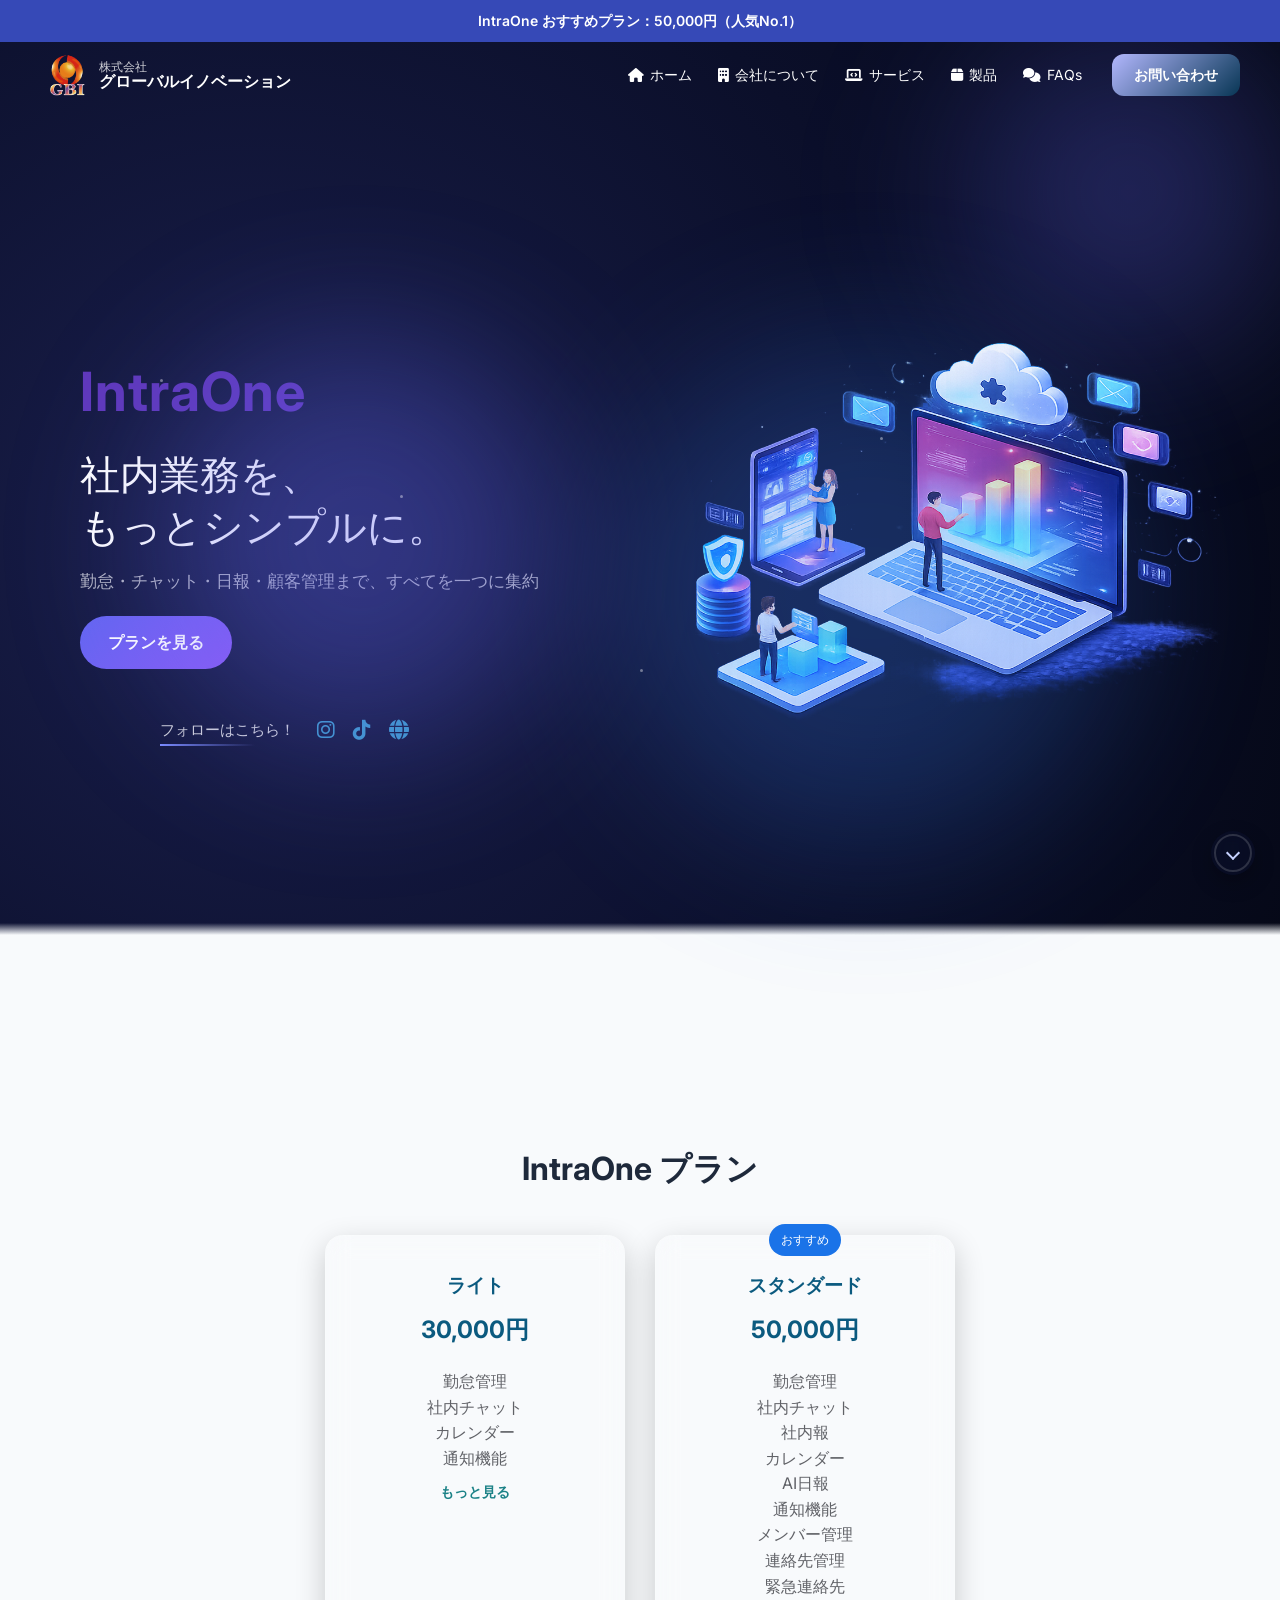
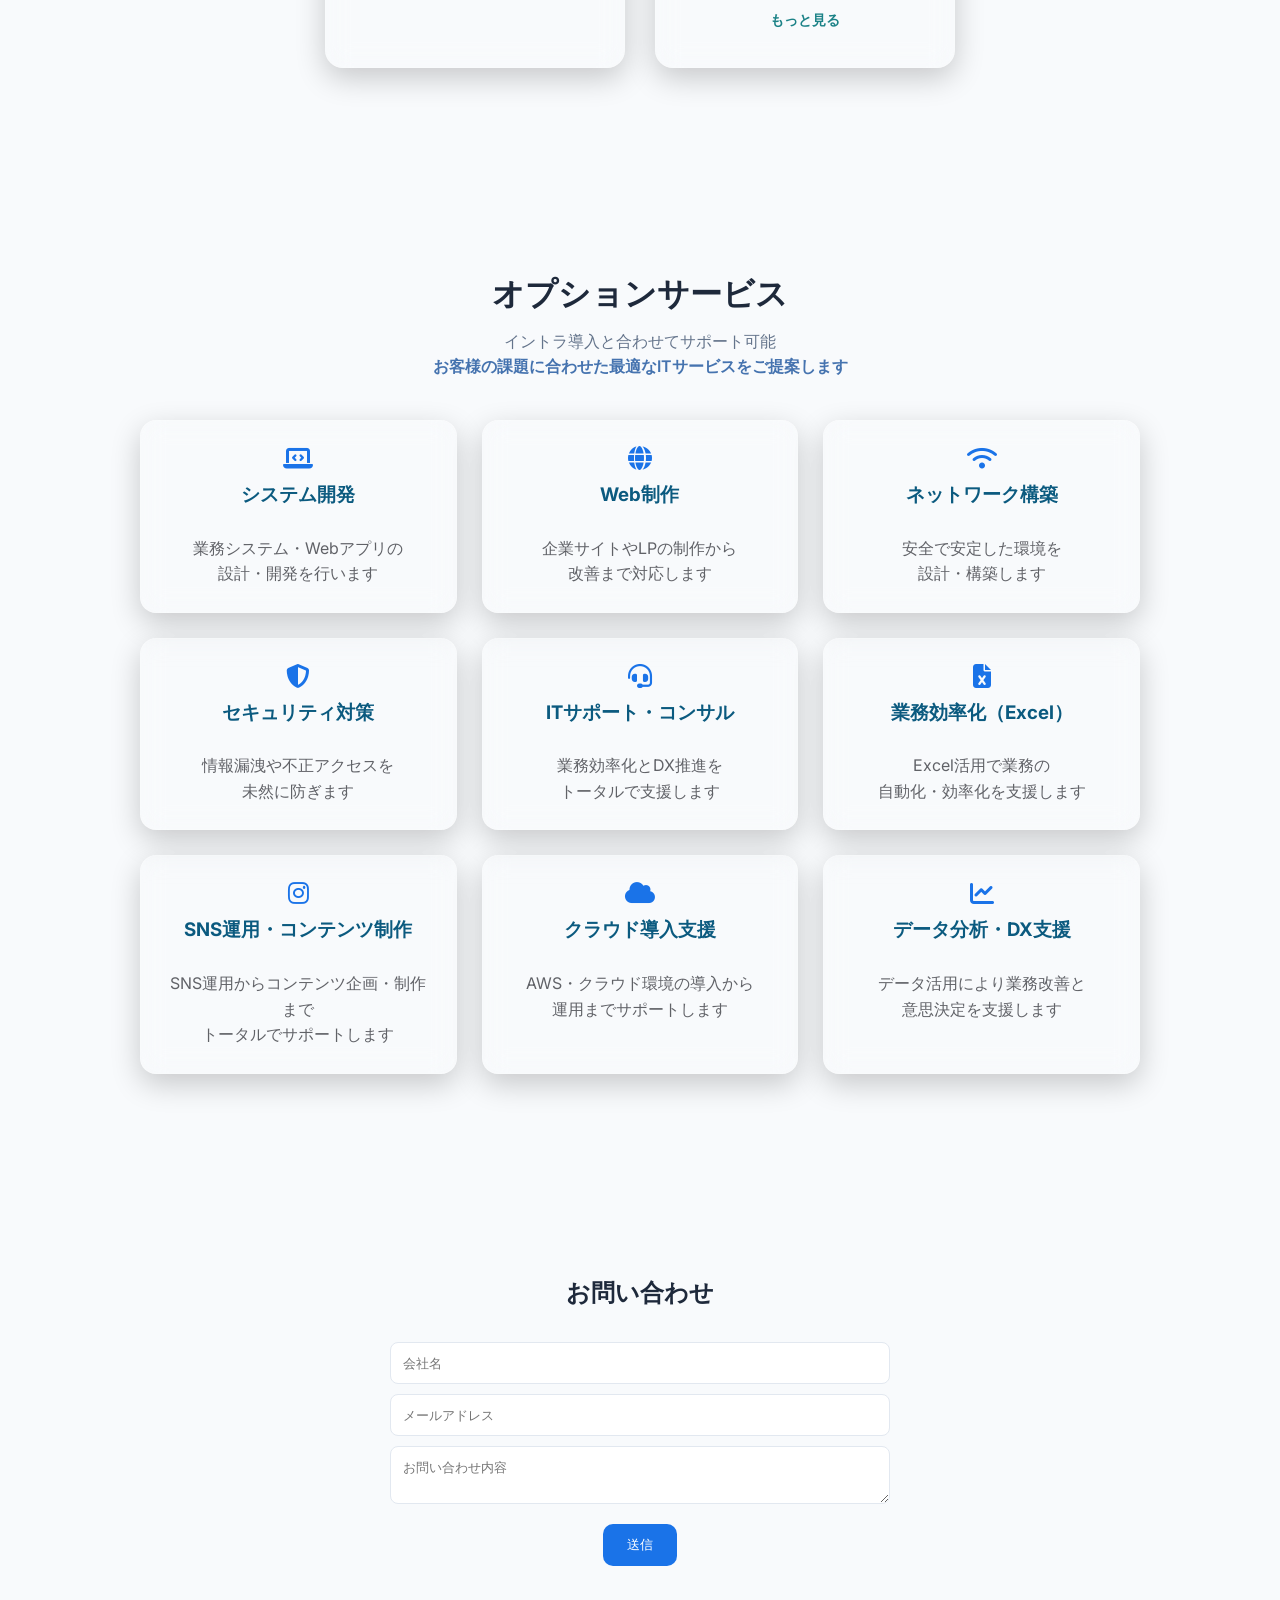
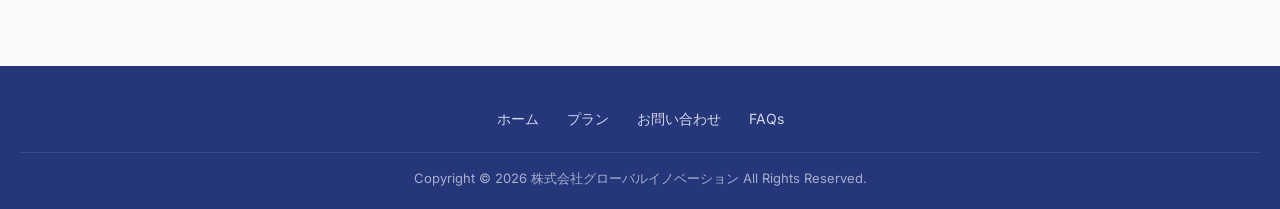
<file: index.html>
<!DOCTYPE html>
<html lang="ja">
<head>
<meta charset="UTF-8">
<meta name="viewport" content="width=device-width, initial-scale=1.0">
<title>株式会社グローバルイノベーション</title>

<link href="https://fonts.googleapis.com/css2?family=Inter:wght@400;600;700&display=swap" rel="stylesheet">
<link rel="stylesheet" href="https://cdnjs.cloudflare.com/ajax/libs/font-awesome/6.5.0/css/all.min.css">
<link rel="stylesheet" href="style.css">
</head>

<body>

<!-- BANNER -->
<div class="promo">IntraOne おすすめプラン：50,000円（人気No.1）</div>

<!-- HEADER -->
<header class="header">
  <div class="nav">

    <div class="logo-area">
  
    <a href="#home" class="logo-wrap">
       <img src="images/logo.png" alt="GBI Logo">
      <div class="company-text">
      <span class="company-small-header">株式会社</span>
      <span class="company-name-header">グローバルイノベーション</span>
      </div>
      </a> 
    </div>

<!-- NAVIGATION -->
    <div class="nav-right">
      <nav>
        <a href="index.html"><i class="fa-solid fa-house"></i> ホーム</a>
        <a href="about.html"><i class="fa-solid fa-building"></i> 会社について</a>
        <a href="services.html"><i class="fa-solid fa-laptop-code"></i> サービス</a>
        <a href="#"><i class="fa-solid fa-box"></i> 製品</a>
        <a href="faqs.html"><i class="fa-solid fa-comments"></i>FAQs</a>
       </nav>
      <a href="#contact" class="btn-support">お問い合わせ</a>
    
    </div>

  </div>
</header>

<!-- HERO -->
<section id="home" class="hero">
  <div class="hero-content">

    <div class="hero-text">
    <h1 class="product-name">IntraOne</h1>

    <h2 class="tagline">
        社内業務を、<br>
        もっとシンプルに。
    </h2>
      <p>勤怠・チャット・日報・顧客管理まで、すべてを一つに集約</p>
      <a href="#plan" class="btn-primary">プランを見る</a>
 <!-- remove
      <div class="hero-services">
        <div><i class="fa-solid fa-laptop-code"></i> システム開発</div>
        <div><i class="fa-solid fa-shield-halved"></i> Web制作</div>
        <div><i class="fa-solid fa-briefcase"></i> セキュリティ対策</div>
        <div><i class="fa-solid fa-wifi"></i> ネットワーク構築</div>
        <div><i class="fa-solid fa-headset></i> ITサポート・コンサル</div>
        <div><i class="fa-solid fa-solid-globe"></i>SNS運用・コンテンツ制作</div>
        <div><i class="fa-solid fa-briefcase"></i> クラウド導入支援</div>
        <div><i class="fa-solid fa-briefcase"></i> データ分析・DX支援</div>
        
      </div>
 -->

<div class="social-wrap">
  <span class="social-text">フォローはこちら！</span>

      <div class="social-icons">
        <a href="https://instagram.com/gbi_globalinnovation/"><i class="fa-brands fa-instagram"></i></a>
        <a href="https://tiktok.com/@globalinnovation.okinawa"><i class="fa-brands fa-tiktok"></i></a>
        <a href="https://scmconcepcion.github.io/gbi-test/"><i class="fa-solid fa-globe"></i></a>
      </div>

    </div>
    </div>

    <div class="hero-image">
      <img src="images/hero.png">
    </div>

    <div class="glow glow1"></div>
    <div class="glow glow2"></div>
    <div class="particles">
  <span></span><span></span><span></span><span></span><span></span>
</div>
</div>

<!-- PRICING PLANS -->

</section>

<section id="plan" class="pricing">
<h2>IntraOne プラン</h2>
<div class="plans">

<div class="plan" onclick="showFeatures('light', this)">
<h3>ライト</h3>
<h1>30,000円</h1>
<ul>
<li>勤怠管理</li>
<li>社内チャット</li>
<li>カレンダー</li>
<li>通知機能</li>
</ul>
<p class="more">もっと見る</p>
</div>

<div class="plan recommended" onclick="showFeatures('standard', this)">
<div class="badge">おすすめ</div>
<h3>スタンダード</h3>
<h1>50,000円</h1>
<ul>
<li>勤怠管理</li>
<li>社内チャット</li>
<li>社内報</li>
<li>カレンダー</li>
<li>AI日報</li>
<li>通知機能</li>
<li>メンバー管理</li>
<li>連絡先管理</li>
<li>緊急連絡先</li>
</ul>
<p class="more">もっと見る</p>
</div>

</div>

<!-- FEATURES -->
</section>
<section class="features" id="featuresSection">
<h2>主な機能</h2>
<div class="feature-grid" id="featureGrid"></div>

<!-- OPTIONS -->
</section>
<section class="options">
<h2>オプションサービス</h2>
<p class="sub">
イントラ導入と合わせてサポート可能<br>
<span class="highlight">お客様の課題に合わせた最適なITサービスをご提案します</span>
</p>

<div class="option-grid">

 <div class="option-card">
    <i class="fa-solid fa-laptop-code"></i>
    <h3>システム開発</h3>
    <br>
    <p>
      業務システム・Webアプリの<br>
      設計・開発を行います
    </p>
  </div>

  <div class="option-card">
    <i class="fa-solid fa-globe"></i>
    <h3>Web制作</h3>
    <br>
    <p>
      企業サイトやLPの制作から<br>
      改善まで対応します
    </p>
  </div>

  <div class="option-card">
    <i class="fa-solid fa-wifi"></i>
    <h3>ネットワーク構築</h3>
    <br>
    <p>
      安全で安定した環境を<br>
      設計・構築します
    </p>
  </div>

  <div class="option-card">
    <i class="fa-solid fa-shield-halved"></i>
    <h3>セキュリティ対策</h3>
    <br>
    <p>
      情報漏洩や不正アクセスを<br>
      未然に防ぎます
    </p>
  </div>

  <div class="option-card">
    <i class="fa-solid fa-headset"></i>
    <h3>ITサポート・コンサル</h3>
    <br>
    <p>
      業務効率化とDX推進を<br>
      トータルで支援します
    </p>
  </div>

  <div class="option-card">
    <i class="fa-solid fa-file-excel"></i>
    <h3>業務効率化（Excel）</h3>
    <br>
    <p>
      Excel活用で業務の<br>
      自動化・効率化を支援します
    </p>
  </div>
  
<div class="option-card">
  <i class="fa-brands fa-instagram"></i>
  <h3>SNS運用・コンテンツ制作</h3>
  <br>
  <p>
    SNS運用からコンテンツ企画・制作まで<br>
    トータルでサポートします
  </p>
</div>

<div class="option-card">
  <i class="fa-solid fa-cloud"></i>
  <h3>クラウド導入支援</h3>
  <br>
  <p>
    AWS・クラウド環境の導入から<br>
    運用までサポートします
  </p>
</div>

<div class="option-card">
  <i class="fa-solid fa-chart-line"></i>
  <h3>データ分析・DX支援</h3>
  <br>
  <p>
    データ活用により業務改善と<br>
    意思決定を支援します
  </p>
</div>
</div>

<!-- CONTACT -->
</section>
<section id="contact" class="contact">
  <h2>お問い合わせ</h2>

  <form>
    <input type="text" placeholder="会社名">
    <input type="email" placeholder="メールアドレス">
    <textarea placeholder="お問い合わせ内容"></textarea>
    <button>送信</button>
  </form>
</section>

<script>
let currentPlan=null;
function showFeatures(plan,el){
const grid=document.getElementById("featureGrid");
const section=document.getElementById("featuresSection");
document.querySelectorAll(".plan").forEach(p=>p.classList.remove("active"));
if(currentPlan===plan){section.style.display="none";currentPlan=null;return;}
el.classList.add("active");currentPlan=plan;

const features={
light:[["fa-clock","勤怠管理"],["fa-comments","社内チャット"],["fa-calendar","カレンダー"],["fa-bell","通知機能"]],
standard:[["fa-clock","勤怠管理"],["fa-comments","社内チャット"],["fa-newspaper","社内報"],["fa-calendar","カレンダー"],["fa-robot","AI日報"],["fa-bell","通知機能"],["fa-users","メンバー管理"],["fa-address-book","連絡先管理"],["fa-shield-halved","緊急連絡先"]]
};

grid.innerHTML="";
features[plan].forEach(f=>{
grid.innerHTML+=`<div class="feature-card"><i class="fa-solid ${f[0]}"></i><p>${f[1]}</p></div>`;
});

section.style.display="block";
}
</script>

<a href="#home" class="scroll-circle" id="scrollBtn">
  <svg width="44" height="44">
    <circle cx="22" cy="22" r="18" class="bg"></circle>
    <circle cx="22" cy="22" r="18" class="progress"></circle>
  </svg>
  <span class="arrow"></span>
</a>

<script>
const scrollBtn = document.getElementById("scrollBtn");
const progressCircle = document.querySelector(".progress");
const sections = document.querySelectorAll("section");

const radius = 18;
const circumference = 2 * Math.PI * radius;

progressCircle.style.strokeDasharray = circumference;
progressCircle.style.strokeDashoffset = circumference;

function updateScroll(){
  const scrollTop = window.scrollY;
  const docHeight = document.body.scrollHeight - window.innerHeight;
  const progress = scrollTop / docHeight;

  // update progress circle
  progressCircle.style.strokeDashoffset =
    circumference - (progress * circumference);

  // arrow direction
  if (scrollTop > 300) {
    scrollBtn.classList.add("up");
  } else {
    scrollBtn.classList.remove("up");
  }
}

// click behavior
scrollBtn.addEventListener("click", (e) => {
  e.preventDefault();

  if (scrollBtn.classList.contains("up")) {
    window.scrollTo({ top: 0, behavior: "smooth" });
  } else {
    let currentScroll = window.scrollY;

    for (let i = 0; i < sections.length; i++) {
      if (sections[i].offsetTop > currentScroll + 50) {
        sections[i].scrollIntoView({ behavior: "smooth" });
        break;
      }
    }
  }
});

window.addEventListener("scroll", updateScroll);
window.addEventListener("load", updateScroll);
</script>

<!-- FOOTER -->
<footer id="footer">

  <div id="footerMenu">
    <a href="#home">ホーム</a>
    <a href="#plan">プラン</a>
    <a href="#contact">お問い合わせ</a>
    <a href="#">FAQs</a>
  </div>

  <div class="copyright">
    Copyright &#169; 2026 株式会社グローバルイノベーション All Rights Reserved.
  </div>

</footer>

</body>
</html>
</file>
<file: style.css>
*{
margin:0;
padding:0;
box-sizing:border-box;
font-family:'Inter',sans-serif;
}

body{
background:#f8fafc;
color:#1e293b;
line-height:1.6;
}

/* PROMO BAR */
.promo{
  width:100%;
  background:#3649b7; /* matches hero dark blue */
  color:white;
  text-align:center;
  padding:10px 0;
  font-size:14px;
  font-weight:600;
}
/* ================= HEADER ================= */
#home {
  scroll-margin-top: 120px;
}

.header{
  position:absolute;
  top:50px; /* sits below promo */
  width:100%;
  z-index:10;
}

.nav{
max-width:1200px;
margin:0 auto;
padding:0;
display:flex;
justify-content:space-between;
align-items:center;
}

.logo-area{
display:flex;
align-items:center;
gap:12px;
}

.logo-area img{
height:42px;
display:block;
}

.logo-wrap:hover{
  opacity:0.85;
  background:rgba(255,255,255,0.05);
}

.company-name{
color:white;
font-size:14px;
font-weight:600;
white-space:nowrap;
}

/* LOGO WRAP */
.logo-wrap{
  display:flex;
  align-items:center;
  gap:10px;
  text-decoration:none;
  transition: 0.3s;
  padding:4px 6px;   /* improves click area */
  border-radius:8px;
}

/* LOGO IMAGE */
.logo-wrap img{
  height:42px;
  display:block;
}

/* TEXT BLOCK */
.company-text{
  display:flex;
  flex-direction:column;
  line-height:1.1;
}

/* 株式会社 (small text) */
.company-small-header{
  font-size:12px;
  color:white;
  opacity:0.8;
}

/* グローバルイノベーション (main name) */
.company-name-header{
  font-size:16px;
  font-weight:600;
  color:white;
  white-space:nowrap;
}

.nav-right{
display:flex;
align-items:center;
gap:30px;
}

nav{
display:flex;
align-items:center;
gap:26px;
}

nav a{
display:flex;
align-items:center;
gap:6px;
color:white;
text-decoration:none;
font-size:14px;
transition:0.2s;
}

nav a:hover{
opacity:0.8;
}

.btn-support{
background:linear-gradient(135deg,#b2b7fd,#083655);
color:white;
padding:10px 22px;
border-radius:12px;
font-size:14px;
font-weight:600;
text-decoration: none;
display: inline-block;
}

.btn-support:hover{
opacity:0.9;
transform:translateY(-2px);
}

/* ================= HERO 
.hero{
background:linear-gradient(135deg,#0d1b6b,#1a73e8);
color:white;
padding:200px 0 140px;
padding-top:140px;
position:relative;
overflow:hidden;
} ====*/

.hero{
  background: radial-gradient(circle at 20% 50%, #1a1f4d 0%, #0b0f2a 60%, #050816 100%);
  color:white;
  padding:220px 0 200px;
  position:relative;
  overflow:hidden;
}

.hero-content{
  position:relative;
  z-index:2;
  max-width:1200px;
  margin:0 auto;
  padding:0 40px;
  display:flex;
  align-items:center; /* THIS centers vertically */
  justify-content:space-between;
  gap:80px;
  min-height:400px; /* ensures proper centering */
}

.hero-text{
max-width:560px;
}

.hero h1{
font-size:54px;
line-height:1.2;
font-weight:700;
}

.hero p{
margin-top:15px;
font-size:17px;
opacity:0.9;
color:rgba(255,255,255,0.75);
}

.btn-primary{
position: center;
display:inline-block;
margin-top:20px;
background:linear-gradient(135deg,#6366f1,#8b5cf6);
color:white;
padding:14px 28px;
border-radius:30px;
font-weight:600;
text-decoration:none;
transition:all 0.3s ease;
justify-content: center;
align-items: center;
}

.btn-primary:hover{
  transform:translateY(-3px);
  box-shadow:0 12px 30px rgba(0,0,0,0.25);
}

.btn-primary:hover{
  transform:translateY(-3px);
  box-shadow:0 12px 30px rgba(0,0,0,0.25);
}

/* services under hero */
.hero-services{
display:flex;
gap:20px;
margin-top:50px;
flex-wrap:wrap;
font-size:14px;
}

.hero-services div{
display:flex;
align-items:center;
gap:8px;
opacity:0.9;
}

.hero-image{
flex:1;
display:flex;
justify-content:center;
align-items:right;
position: relative;
background: transparent;
}

.hero-image img{
width:150%;
height:auto;
display:block;
max-width:1000px;
animation:float 6s ease-in-out infinite;
mix-blend-mode: screen;

}

/* left fade 
.hero-image::before{
  content:"";
  position:absolute;
  top:0;
  left:0;
  width:120px;
  height:100%;
  background:linear-gradient(to right, #0b1a3a, transparent);
  z-index:2;
}

/* bottom fade 
.hero-image::after{
  content:"";
  position:absolute;
  bottom:0;
  left:0;
  width:100%;
  height:100px;
  background:linear-gradient(to top, #0b1a3a, transparent);
  z-index:2;
}
*/
@keyframes float{
  0%{transform:translateY(0);}
  50%{transform:translateY(-15px);}
  100%{transform:translateY(0);}
}

.hero::before{
  content:"";
  position:absolute;
  top:-100px;
  right:-100px;
  width:500px;
  height:500px;
  background:radial-gradient(circle, rgba(99,102,241,0.35), transparent 70%);
  filter:blur(60px);
}

.hero::after{
  content:"";
  position:absolute;
  bottom:0px;
  left:0px;
  width:100%;
  height:120px;
  background:linear-gradient(to bottom, rgba(5,8,22,0) 0%, #f8fafc 10%);
  z-index:1;

}

/* ================= WAVE 
.wave{
  position:absolute;
  bottom:-20px;
  left:0;
  width:100%;
  line-height:0;
}

.wave svg{
  width:100%;
  height:240px; 
  display:block;
  filter: drop-shadow(0 -2px 6px rgba(0,0,0,0.05));
}
================= */

/* ================= PRICING ================= */
.pricing{
padding:100px 20px;
text-align:center;
}

.pricing h2{
font-size:32px;
margin-bottom:40px;
}

.plans{
display:flex;
justify-content:center;
gap:30px;
flex-wrap:wrap;
}

.plan{
background:white;
padding:35px;
border-radius:18px;
width:300px;
border:1px solid #e2e8f0;
transition:0.3s;
cursor:pointer;
position:relative;
}

.plan:hover{
transform:translateY(-6px);
box-shadow:0 10px 25px rgba(0,0,0,0.08);
}

.plan.active{
border:2px solid #1a73e8;
}

.recommended{
border:2px solid #1a73e8;
}

.badge{
position:absolute;
top:-12px;
left:50%;
transform:translateX(-50%);
background:#1a73e8;
color:white;
padding:6px 12px;
border-radius:20px;
font-size:12px;
}

.plan h3{
margin-bottom:10px;
}

.plan h1{
margin-bottom:20px;
}

.plan ul{
list-style:none;
color:#64748b;
margin-bottom:10px;
}

.more{
color:#1c8287;
font-size:14px;
font-weight: 600;
}

/* ================= FEATURES ================= */
.features{
display:none;
padding:100px 20px;
text-align:center;
background:#f1f5f9;
}

.feature-grid{
max-width:1000px;
margin:40px auto 0;
display:grid;
grid-template-columns:repeat(auto-fit,minmax(180px,1fr));
gap:20px;
}

.feature-card{
background:white;
padding:20px;
border-radius:12px;
box-shadow:0 5px 15px rgba(0,0,0,0.05);
transition: all 0.3s ease;
}

.feature-card:hover{
  transform: translateY(-8px) scale(1.02);
  box-shadow: 0 15px 40px rgba(0,0,0,0.15);
}

.feature-card i{
  transition: transform 0.3s ease;
}

.feature-card:hover i{
  transform: scale(1.2) rotate(5deg);
}

/* ================= OPTIONS ================= */
.options{
padding:100px 20px;
text-align:center;
}

.options h2{
font-size:32px;
}

.sub{
margin-top:10px;
color:#64748b;
}

.highlight{
color:#4573af;
font-weight:600;
}

.option-grid{
margin-top:40px;
display:grid;
grid-template-columns:repeat(auto-fit,minmax(240px,1fr));
gap:25px;
max-width:1000px;
margin-left:auto;
margin-right:auto;
}

.option-card{
background:white;
padding:25px;
border-radius:16px;
box-shadow:0 8px 20px rgba(0,0,0,0.05);
transition: all 0.3s ease;
}

.option-card i{
font-size:24px;
color:#1a73e8;
margin-bottom:10px;
transition: transform 0.3s ease;
}

.option-card:hover{
  transform: translateY(-10px) scale(1.03);
  box-shadow: 0 20px 50px rgba(0,0,0,0.2);
}

.option-card:hover i{
  transform: translateY(-5px) scale(1.15);
}

.option-card::before,
.feature-card::before{
  content:"";
  position:absolute;
  inset:0;
  border-radius:inherit;
  padding:1px;
  background:linear-gradient(135deg, transparent, rgba(255,255,255,0.3), transparent);
  -webkit-mask:
    linear-gradient(#000 0 0) content-box,
    linear-gradient(#000 0 0);
  -webkit-mask-composite: xor;
          mask-composite: exclude;
  opacity:0;
  transition:0.3s;
}

.option-card:hover::before,
.feature-card:hover::before{
  opacity:1;
}

.feature-card,
.option-card{
  position:relative;
  overflow:hidden;
}

/* ================= CONTACT ================= */
.contact{
padding:100px 20px;
text-align:center;
}

.contact form{
margin-top:30px;
}

.contact input,
.contact textarea{
display:block;
width:100%;
max-width:500px;
margin:10px auto;
padding:12px;
border:1px solid #e2e8f0;
border-radius:8px;
}

.contact button{
margin-top:10px;
padding:12px 24px;
background:#1a73e8;
color:white;
border:none;
border-radius:10px;
cursor:pointer;
font-size: 13px;
font-weight: 400;
}

#contact{
  scroll-margin-top:100px;
}

/* ================= MOBILE ================= */
@media(max-width:768px){

.hero-content{
flex-direction:column;
text-align:center;
}

.nav{
flex-direction:column;
gap:15px;
}

.nav-right{
flex-direction:column;
gap:15px;
}

.hero-image img{
width:280px;
margin-top:20px;
}

}

/* GLOW BLOBS */
.glow{
  position:absolute;
  border-radius:50%;
  filter:blur(80px);
  z-index:0;
}

.glow1{
  width:400px;
  height:400px;
  background:#6366f1;
  top:80px;
  left:10%;
  opacity:0.35;
}

.glow2{
  width:500px;
  height:500px;
  background:#3b82f6;
  bottom:0;
  right:10%;
  opacity:0.25;
}

/* PARTICLES */
.particles{
  position:absolute;
  width:100%;
  height:100%;
  top:0;
  left:0;
  overflow:hidden;
  z-index:1;
}

.particles span{
  position:absolute;
  width:3px;
  height:3px;
  background:rgba(255,255,255,0.4);
  border-radius:50%;
  animation:floatParticle 10s linear infinite;
}

/* generate multiple particles */
.particles span:nth-child(1){top:20%;left:10%;animation-duration:12s;}
.particles span:nth-child(2){top:40%;left:30%;animation-duration:10s;}
.particles span:nth-child(3){top:70%;left:50%;animation-duration:14s;}
.particles span:nth-child(4){top:60%;left:80%;animation-duration:11s;}
.particles span:nth-child(5){top:30%;left:70%;animation-duration:13s;}

@keyframes floatParticle{
  0%{transform:translateY(0);}
  100%{transform:translateY(-200px);}
}

/* GLASS CARDS */
.plan,
.option-card,
.feature-card{
  background:rgba(255,255,255,0.08);
  backdrop-filter:blur(12px);
  border:1px solid rgba(255,255,255,0.15);
  box-shadow:0 10px 30px rgba(0,0,0,0.2);
  color:rgb(11, 90, 127);
}

.plan ul,
.option-card p{
  color:rgba(32, 33, 40, 0.7);
}

.glow,
.particles{
  pointer-events:none;
}

html
{
  scroll-behavior:smooth;
}

/* ================= old
.back-to-top{
position:fixed;
bottom:30px;
right:30px;
z-index: 9999;
background:#1a73e8;
color:white;
padding:12px 16px;
border-radius:10px;
text-decoration:none;
font-weight:600;
box-shadow:0 10px 20px rgba(0,0,0,0.2);
transition: all 0.25s ease;
opacity: 0.8;
animation: pulse 2.5s infinite;
}

@keyframes pulse{
  0%{box-shadow:0 0 0 0 rgba(26,115,232,0.6);}
  70%{box-shadow:0 0 0 12px rgba(26,115,232,0);}
  100%{box-shadow:0 0 0 0 rgba(26,115,232,0);}
}

.back-to-top:hover{
  transform:translateY(-3px) scale(1.05);
}

.back-to-top.show{
  opacity:1;
  pointer-events:auto;
}

.back-to-top i{
  transition: transform 0.3s ease;
}

.back-to-top:hover i{
  transform: rotate(180deg);
}

.back-to-top.fade{
  opacity:0;
  transform:translateY(6px);
}
================= */

/* new top to bottom*/
.scroll-circle{
  position:fixed;
  bottom:25px;
  right:25px;
  width:44px;
  height:44px;
  border-radius:50%;  
  z-index:9999;

  display:flex;
  align-items:center;
  justify-content:center;

  cursor:pointer;

  background:rgba(10,15,40,0.7); /* dark glass */
  backdrop-filter:blur(8px);

  box-shadow:0 8px 20px rgba(0,0,0,0.25);
  transition: all 0.25s ease;
}

/* SVG circles */
.scroll-circle svg{
  position:absolute;
  transform:rotate(-90deg);
  top:0;
  left:0;
  z-index:1; 
}

.scroll-circle circle{
  fill:none;
  stroke-width:2;
}

/* background ring */
.scroll-circle .bg{
  stroke:rgba(255,255,255,0.15);
}

/* progress ring */
.scroll-circle .progress{
  stroke:#8b9cff;
  stroke-dasharray:113; /* circumference */
  stroke-dashoffset:113;
  transition:stroke-dashoffset 0.2s ease;
}

/* arrow */
.scroll-circle .arrow{
  width:10px;
  height:10px;
  border-left:2px solid #c7d2ff;
  border-bottom:2px solid #c7d2ff;
  transform:rotate(-45deg);
  transition:0.3s;
  z-index:2; 
  
}

/* when scrolled → arrow becomes UP */
.scroll-circle.up .arrow{
  transform:rotate(135deg);
}

/* hover */
.scroll-circle:hover{
  transform: translateY(-3px) scale(1.05);
}

@keyframes floatBtn {
  0%,100% { transform: translateY(0); }
  50% { transform: translateY(-4px); }
}

/* ================= FOOTER ================= */

#footer{
background:#26367b;   /* matches hero dark tone */
color:white;
padding:40px 20px 20px;
text-align:center;
}

/* Footer menu (if you add links later) */
#footerMenu{
margin-bottom:20px;
}

#footerMenu a{
color:rgba(255,255,255,0.8);
text-decoration:none;
margin:0 12px;
font-size:14px;
transition:0.3s;
}

#footerMenu a:hover{
color:white;
opacity:0.9;
}

/* Copyright text */
.copyright{
font-size:13px;
color:rgba(255,255,255,0.6);
border-top:1px solid rgba(255,255,255,0.1);
padding-top:15px;
margin-top:15px;
}

/* PRODUCT NAME */

.product-name{
font-size:120px;
font-weight:700;
color:#5f38bb;
margin-bottom:25px;
letter-spacing:1px;
}

.tagline{
font-size:40px;
line-height:1.3;
font-weight:500;
color:white;
}

.social-icons{
  margin-left: 10px;
  margin-top: 30px;
  margin-right: 50px;
  display:flex;
  align-items:center;
  justify-content: flex-start;
  gap:18px;
}

.social-text{
  margin-left: 80px;
  margin-top: 30px;
  margin-right: 0px;
  font-size:15px;
  color:rgba(255,255,255,0.8);
  display:flex;
  align-items:center;
  justify-content: flex-start;
  font-weight: 500;
  position: relative;
}

.social-text::after{
  content:"";
  position:absolute;
  bottom:-4px;
  left:0;
  width:70%;
  height:2px;
  background:linear-gradient(90deg,#7c8cff,transparent);
}

.social-wrap:hover .social-text{
  color:rgb(190, 161, 253);
}

.social-icons a{
  font-size:20px;
  color:rgba(74, 188, 240, 0.8);
  transition:0.3s;
}

.social-wrap{
  display:flex;
  align-items:center;
  gap:12px;
  margin-top:15px;
}

/* hover effect */
.social-icons a:hover{
  color:#7c8cff; /* matches your theme */
  transform:translateY(-3px);
}

.social-icons a:hover{
  color:#7c8cff;
  transform:translateY(-3px);
  text-shadow:0 0 10px rgba(124,140,255,0.6);
}

.social-icons a:nth-child(1):hover i{
  background: linear-gradient(45deg, #feda75, #d62976, #962fbf);
  -webkit-background-clip: text;
  -webkit-text-fill-color: transparent;
}

.social-icons a:nth-child(2):hover i{
  color:#fff;
  text-shadow:
    2px 0 #25F4EE,
   -2px 0 #FE2C55;
}

.social-icons a:nth-child(3):hover i{ /* Website */
  color:#7c8cff;
}
</file>
